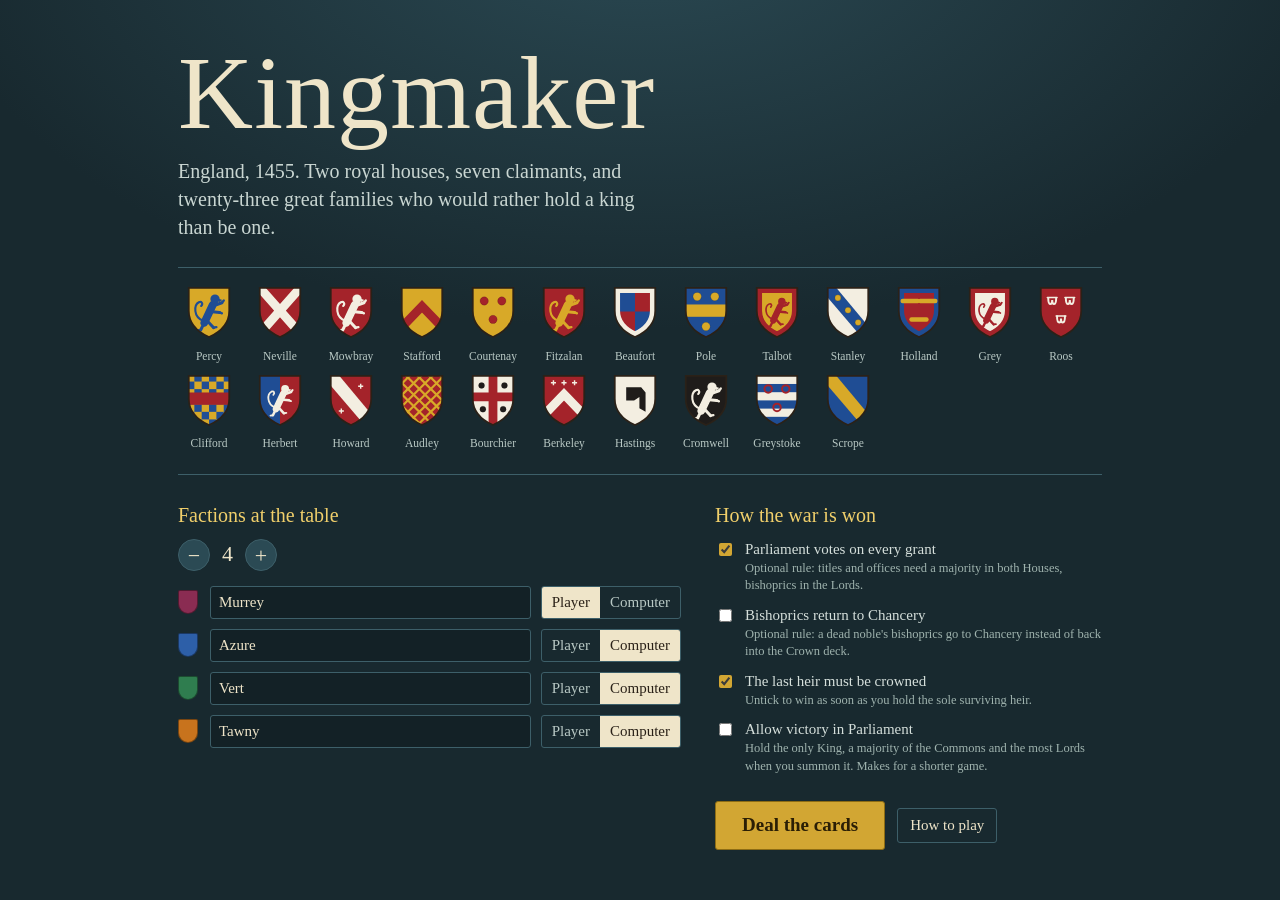
<file: index.html>
<!DOCTYPE html>
<html lang="en"><head><meta charset="utf-8"><title>Kingmaker</title>
<meta http-equiv="refresh" content="0; url=app/index.html"></head>
<body><p><a href="app/index.html">Open Kingmaker</a></p></body></html>
</file>
<file: app/css/style.css>
/* Kingmaker — a woad-dyed table, a vellum map, heraldic tinctures for everything that matters. */
:root {
  --woad: #18292f; --woad-2: #203840; --woad-3: #2b4a54; --line: #3d5f69;
  --vellum: #efe5c9; --vellum-2: #e2d5b0; --vellum-3: #cdbd92; --ink: #2a2118; --ink-2: #5d4f3c;
  --gilt: #d2a633; --gilt-2: #f0cf6b; --gules: #a4232a; --azure: #1f4d94; --vert: #2f6d3e;
  --serif: "Hoefler Text", "Baskerville", "Palatino Linotype", "Book Antiqua", Palatino, Georgia, serif;
}
* { box-sizing: border-box; }
html, body { height: 100%; margin: 0; }
body { font-family: var(--serif); background: var(--woad); color: var(--vellum); font-size: 15px; line-height: 1.4; overflow: hidden; -webkit-font-smoothing: antialiased; }
button { font: inherit; color: inherit; cursor: pointer; }
button:focus-visible, [tabindex]:focus-visible, input:focus-visible { outline: 2px solid var(--gilt-2); outline-offset: 2px; }
.screen { height: 100%; }
[hidden] { display: none !important; }
.sc { font-variant-caps: small-caps; letter-spacing: .06em; }
.num { font-variant-numeric: lining-nums tabular-nums; }

/* ---------- buttons ---------- */
.btn { background: var(--woad-3); border: 1px solid var(--line); border-radius: 3px; padding: 6px 12px; color: var(--vellum); }
.btn:hover:not(:disabled) { background: #35606c; }
.btn:disabled { opacity: .45; cursor: not-allowed; }
.btn.gilt { background: var(--gilt); border-color: #8d6c14; color: #2a1e05; font-weight: 600; }
.btn.gilt:hover:not(:disabled) { background: var(--gilt-2); }
.btn.gules { background: var(--gules); border-color: #5e1217; }
.btn.gules:hover:not(:disabled) { background: #bf2e36; }
.btn.small { padding: 2px 8px; font-size: 13px; }
.btn.ghost { background: transparent; }

/* ---------- setup ---------- */
#setup { overflow: auto; background: radial-gradient(1200px 700px at 50% -10%, #2b4a54 0%, var(--woad) 60%); }
.title { max-width: 980px; margin: 0 auto; padding: 44px 28px 60px; }
.title h1 { font-size: clamp(54px, 9vw, 104px); font-weight: 400; letter-spacing: .01em; line-height: .95; margin: 0; color: var(--vellum); }
.title .lede { font-size: 20px; color: #c9d6d2; max-width: 46ch; margin: 14px 0 26px; }
.roll { display: flex; flex-wrap: wrap; gap: 10px 9px; padding: 18px 0 22px; border-top: 1px solid var(--line); border-bottom: 1px solid var(--line); }
.roll figure { margin: 0; text-align: center; width: 62px; }
.roll figcaption { font-size: 11.5px; color: #b9c9c5; margin-top: 3px; }
.setupgrid { display: grid; grid-template-columns: 1.3fr 1fr; gap: 34px; margin-top: 26px; }
@media (max-width: 760px) { .setupgrid { grid-template-columns: 1fr; } }
.setupgrid h2 { font-size: 20px; font-weight: 400; margin: 0 0 10px; color: var(--gilt-2); }
.prow { display: grid; grid-template-columns: 22px 1fr auto; gap: 10px; align-items: center; padding: 5px 0; }
.prow .sw { width: 20px; height: 24px; border-radius: 2px 2px 10px 10px; border: 1.5px solid #0006; }
.prow input { background: #0003; border: 1px solid var(--line); color: var(--vellum); font: inherit; padding: 5px 8px; border-radius: 3px; width: 100%; }
.seg { display: inline-flex; border: 1px solid var(--line); border-radius: 3px; overflow: hidden; }
.seg button { background: transparent; border: 0; padding: 5px 10px; color: #b9c9c5; }
.seg button[aria-pressed="true"] { background: var(--vellum); color: var(--ink); }
.stepper { display: inline-flex; align-items: center; gap: 12px; font-size: 22px; }
.stepper button { width: 32px; height: 32px; border-radius: 50%; border: 1px solid var(--line); background: var(--woad-3); }
.opt { display: flex; gap: 10px; align-items: flex-start; margin: 10px 0; color: #d5dfdb; }
.opt input { margin-top: 4px; accent-color: var(--gilt); }
.opt small { display: block; color: #9fb3ae; }
.begin { display: flex; gap: 12px; margin-top: 26px; align-items: center; flex-wrap: wrap; }
.begin .btn.gilt { font-size: 19px; padding: 10px 26px; }

/* ---------- game shell ---------- */
#game { display: grid; grid-template-rows: auto 1fr; }
#top { display: flex; align-items: center; gap: 16px; padding: 7px 14px; background: #101d21; border-bottom: 1px solid #000; min-height: 50px; }
#top .word { font-size: 22px; letter-spacing: .02em; color: var(--vellum); margin-right: 6px; }
.who { display: flex; align-items: center; gap: 8px; font-size: 16px; }
.who .pen { width: 14px; height: 18px; border-radius: 2px 2px 8px 8px; border: 1px solid #0008; }
.steps { display: flex; align-items: center; gap: 0; list-style: none; margin: 0; padding: 0; }
.steps li { padding: 3px 12px; color: #7f9792; border-bottom: 2px solid transparent; font-size: 14.5px; }
.steps li.on { color: var(--gilt-2); border-color: var(--gilt); }
.steps li.done { color: #a9bdb8; }
.steps li + li::before { content: ""; }
#top .grow { flex: 1; }
.chips { display: flex; gap: 5px; }
.pchip { display: flex; align-items: center; gap: 5px; padding: 2px 8px 2px 4px; border-radius: 12px; background: #ffffff10; font-size: 13px; border: 1px solid transparent; }
.pchip.cur { border-color: var(--gilt); background: #ffffff1c; }
.pchip i { width: 10px; height: 10px; border-radius: 50%; display: inline-block; border: 1px solid #0007; }
.pchip .rose { margin: -3px -2px -3px 0; }
#stage { display: grid; grid-template-columns: 1fr 430px; min-height: 0; }
@media (max-width: 1100px) { #stage { grid-template-columns: 1fr 360px; } }
#mapwrap { position: relative; min-width: 0; min-height: 0; background: #a9c6c9; overflow: hidden; }
#map, #map svg { width: 100%; height: 100%; display: block; }
#map svg { cursor: grab; user-select: none; touch-action: none; }
#map svg.dragging { cursor: grabbing; }
#mapctl { position: absolute; right: 12px; top: 12px; display: flex; flex-direction: column; gap: 4px; }
#mapctl button { width: 30px; height: 30px; background: #101d21dd; border: 1px solid #000; border-radius: 3px; color: var(--vellum); font-size: 17px; line-height: 1; }
#legend { position: absolute; left: 12px; top: 12px; background: #101d21d9; border-radius: 3px; padding: 7px 10px; font-size: 12.5px; color: #cfdad6; display: grid; grid-template-columns: auto auto; gap: 2px 14px; pointer-events: none; }
#legend span { display: flex; align-items: center; gap: 6px; white-space: nowrap; }
#legend svg { flex: none; }
#banner { position: absolute; left: 50%; top: 14px; transform: translateX(-50%); max-width: min(560px, 80%); background: var(--vellum); color: var(--ink); border: 1px solid var(--ink); border-radius: 3px; padding: 10px 16px; box-shadow: 0 6px 24px #0007; text-align: center; z-index: 5; }
#banner h3 { margin: 0 0 2px; font-size: 18px; font-weight: 600; }
#banner p { margin: 2px 0 0; font-size: 14px; color: var(--ink-2); }
#banner .by { font-size: 12.5px; color: var(--ink-2); }

/* ---------- map drawing ---------- */
#board .far path { fill: #c9c7ae; stroke: #8e8b74; stroke-width: .8; }
#board .wash { fill: none; stroke: #d6e6e4; stroke-width: 9; stroke-linejoin: round; opacity: .75; }
#board .area { fill: var(--vellum); stroke: #8d7a55; stroke-width: .9; stroke-opacity: .7; cursor: pointer; }
#board .area.r-wales { fill: #e9dcb4; }
#board .area.r-cornwall { fill: #efe2c0; }
#board .area.forest { fill: #c9d3a2; }
#board .area:hover { fill: #f8f0d8; }
#board .area.forest:hover { fill: #d5dfae; }
#board .woods, #board .grain, #board .coast, #board #lRoads, #board #lLabels text { pointer-events: none; }
#board .coast { fill: none; stroke: var(--ink); stroke-width: 1.5; stroke-linejoin: round; }
#board .road { fill: none; stroke: #8a4b24; stroke-width: 2.6; stroke-dasharray: 7 3.5; stroke-linecap: round; opacity: .85; }
#board .boxarea { fill: #efe5c9aa; stroke: var(--ink); stroke-width: 1.2; stroke-dasharray: 4 3; }
#board text { font-family: var(--serif); }
#board .sea { font-style: italic; font-size: 21px; fill: #3d6875; text-anchor: middle; letter-spacing: .08em; }
#board .realm { fill: #77745f; text-anchor: middle; letter-spacing: .32em; }
#board .landname { fill: #8d7a55; text-anchor: middle; letter-spacing: .4em; opacity: .7; }
#board .areaname { font-style: italic; font-size: 11px; fill: #6d5d40; text-anchor: middle; opacity: .85; }
#board .pname { font-size: 12px; text-anchor: middle; fill: var(--ink); paint-order: stroke; stroke: #f3ecd6; stroke-width: 2.6px; stroke-linejoin: round; pointer-events: none; }
#board .t-city .pname { font-size: 19px; font-variant-caps: small-caps; letter-spacing: .08em; font-weight: 600; }
#board .t-town .pname { font-size: 14.5px; }
#board .t-castle .pname, #board .t-royal .pname { font-style: italic; font-size: 11.5px; }
#board.far-out .t-castle .pname, #board.far-out .t-royal .pname, #board.far-out .areaname { opacity: 0; }
#board.far-out .t-open .pname { opacity: .0; }
#board .place { cursor: pointer; }
#board .place .own { fill: none; stroke-width: 3.4; }
#board .place.mine .own { stroke-dasharray: none; }
#board .place:hover .sym { filter: brightness(1.15); }
/* highlights */
#board .hl { pointer-events: none; }
#board .hl.land { fill: #e9bf3c; fill-opacity: .34; stroke: #9a7410; stroke-width: 1.2; }
#board .hl.road { fill: #c96a2c; fill-opacity: .3; stroke: #8a3d0e; stroke-width: 1.6; stroke-dasharray: 5 3; }
#board .hl.sel { fill: none; stroke: #fff; stroke-width: 2.4; }
#board .hl.port { fill: #2e7fa3; fill-opacity: .25; stroke: #175b78; stroke-width: 2.2; animation: pulse 1.6s ease-in-out infinite; }
#board .hl.port.full { stroke-dasharray: 3 3; fill-opacity: .08; animation: none; }
#board .hl.pick { fill: #e9bf3c; fill-opacity: .35; stroke: #9a7410; stroke-width: 2.4; animation: pulse 1.6s ease-in-out infinite; }
#board .hl.atk circle { fill: var(--gules); stroke: #fff; stroke-width: 1.5; }
#board .hl.atk path { stroke: #fff; stroke-width: 2.4; stroke-linecap: round; }
@keyframes pulse { 50% { stroke-opacity: .35; } }
/* pieces */
#board .tok { cursor: pointer; }
#board .tok .base { stroke: #fff; stroke-width: 1.6; }
#board .tok .wallring { fill: none; stroke: var(--ink); stroke-width: 3.2; stroke-dasharray: 3.6 2.4; }
#board .tok .readyring { fill: none; stroke: var(--gilt-2); stroke-width: 2.4; opacity: .95; animation: pulse 1.8s ease-in-out infinite; }
#board .tok .pill { fill: #171310; stroke: #fff; stroke-width: .8; }
#board .tok .str { fill: #fff; font-size: 8.6px; text-anchor: middle; font-weight: 700; font-variant-numeric: lining-nums; font-family: Georgia, serif; }
#board .tok .cnt { fill: #fff; stroke: #171310; stroke-width: 1; }
#board .tok .cntt { font-size: 8px; text-anchor: middle; fill: #171310; font-weight: 700; font-family: Georgia, serif; }
#board .tok .heirbase { fill: #171310; stroke: var(--gilt-2); stroke-width: 1.6; }
#board .tok .loosebase { fill: #f3eee1; stroke: #171310; stroke-width: 1.4; stroke-dasharray: 2.5 2; }
#board .tok:hover .base { stroke: var(--gilt-2); }
#board .shiptok { cursor: pointer; }
#board .shiptok.used { opacity: .55; }
#board .ping { fill: none; stroke: #fff; stroke-width: 3; animation: ping 1.4s ease-out forwards; pointer-events: none; }
@keyframes ping { from { r: 8px; opacity: 1; } to { r: 46px; opacity: 0; } }
#board .trail { fill: none; stroke: #fff; stroke-width: 4; stroke-linecap: round; stroke-dasharray: 2 9; animation: trail 2.5s linear forwards; pointer-events: none; }
@keyframes trail { from { stroke-dashoffset: 60; opacity: 1; } 80% { opacity: 1; } to { stroke-dashoffset: 0; opacity: 0; } }
@media (prefers-reduced-motion: reduce) { #board .hl, #board .tok .readyring, #board .ping, #board .trail { animation: none; } }

/* ---------- tray (what the selected force can do) ---------- */
#tray { position: absolute; left: 12px; bottom: 12px; right: 12px; display: flex; pointer-events: none; }
.traybox { pointer-events: auto; background: #101d21ee; border: 1px solid #000; border-radius: 4px; padding: 10px 12px; max-width: 760px; box-shadow: 0 6px 22px #0006; }
.traybox h4 { margin: 0 0 6px; font-size: 16px; font-weight: 400; color: var(--gilt-2); }
.traybox p { margin: 4px 0; font-size: 14px; color: #cfdad6; }
.force { display: flex; flex-wrap: wrap; gap: 6px; margin: 6px 0; }
.fn { display: flex; align-items: center; gap: 6px; background: var(--vellum); color: var(--ink); border: 1.5px solid var(--ink); border-radius: 3px; padding: 3px 8px 3px 4px; font-size: 14px; }
.fn[aria-pressed="false"] { opacity: .45; background: #b9ad8c; }
.fn b { font-family: Georgia, serif; font-variant-numeric: lining-nums; }
.acts { display: flex; flex-wrap: wrap; gap: 6px; margin-top: 8px; align-items: center; }
.key { display: inline-flex; align-items: center; gap: 5px; margin-right: 12px; font-size: 13px; color: #cfdad6; }
.key i { width: 14px; height: 10px; display: inline-block; border: 1px solid; }
.key .k-land { background: #e9bf3c88; border-color: #e9bf3c; } .key .k-road { background: #c96a2c88; border-color: #c96a2c; border-style: dashed; } .key .k-sea { background: #2e7fa366; border-color: #6fb6d3; border-radius: 50%; width: 11px; height: 11px; }
.atkrow { display: grid; grid-template-columns: 1fr auto; gap: 10px; align-items: center; padding: 5px 0; border-top: 1px solid #ffffff18; font-size: 14px; }
.atkrow:first-of-type { border-top: 0; }
.bar { display: flex; height: 7px; border-radius: 4px; overflow: hidden; background: #0006; margin-top: 3px; min-width: 150px; }
.bar i { display: block; } .bar .w { background: #5fae6b; } .bar .s { background: #8c8f86; } .bar .x { background: #4a7fa6; }

/* ---------- side roll ---------- */
#side { display: grid; grid-template-rows: auto 1fr; min-height: 0; background: var(--woad-2); border-left: 1px solid #000; }
#tabs { display: flex; background: #101d21; }
#tabs button { flex: 1; background: transparent; border: 0; border-bottom: 2px solid transparent; padding: 9px 4px 7px; color: #9fb3ae; font-size: 15.5px; }
#tabs button[aria-selected="true"] { color: var(--vellum); border-color: var(--gilt); background: var(--woad-2); }
#panel { overflow-y: auto; padding: 12px 12px 30px; min-height: 0; }
#panel h3 { font-size: 16px; font-weight: 400; color: var(--gilt-2); margin: 18px 0 6px; display: flex; align-items: baseline; gap: 8px; }
#panel h3:first-child { margin-top: 2px; }
#panel h3 small { color: #9fb3ae; font-size: 13px; }
.fhead { display: grid; grid-template-columns: auto 1fr auto; gap: 10px; align-items: center; padding-bottom: 10px; border-bottom: 1px solid var(--line); }
.fhead .pen { width: 26px; height: 32px; border-radius: 3px 3px 13px 13px; border: 2px solid #0008; }
.fhead .nm { font-size: 20px; line-height: 1.1; }
.fhead .sub { font-size: 13px; color: #b3c4bf; }
.fhead .big { font-size: 26px; font-family: Georgia, serif; font-variant-numeric: lining-nums; text-align: right; line-height: 1; }
.fhead .big small { display: block; font-size: 11.5px; color: #b3c4bf; font-family: var(--serif); }
.hint { background: #0003; border-left: 3px solid var(--gilt); padding: 7px 10px; font-size: 13.5px; color: #d5dfdb; margin: 10px 0; border-radius: 0 3px 3px 0; }
.army { border: 1px solid var(--line); border-radius: 4px; margin: 8px 0; background: #0002; }
.army.sel { border-color: var(--gilt); box-shadow: 0 0 0 1px var(--gilt); }
.army > header { display: grid; grid-template-columns: 1fr auto; gap: 8px; align-items: center; padding: 6px 9px; cursor: pointer; background: #00000026; border-radius: 4px 4px 0 0; }
.army > header:hover { background: #0000003d; }
.army .where { font-size: 15.5px; }
.army .where small { color: #a9bdb8; font-size: 12.5px; margin-left: 4px; }
.army .tot { font-family: Georgia, serif; font-size: 18px; font-variant-numeric: lining-nums; }
.tag { font-size: 11.5px; padding: 0 6px; border-radius: 8px; border: 1px solid #ffffff38; color: #cfdad6; margin-left: 5px; white-space: nowrap; }
.tag.go { border-color: var(--gilt); color: var(--gilt-2); }
.tag.walls { border-color: #9fb3ae; }
.noble { display: grid; grid-template-columns: 34px 1fr auto; gap: 9px; padding: 7px 9px; border-top: 1px solid #ffffff14; align-items: start; }
.noble.eligible { background: #d2a63322; box-shadow: inset 3px 0 0 var(--gilt); }
.noble .nm { font-size: 16px; line-height: 1.15; }
.noble .ttl { font-size: 13px; color: #c7d4d0; }
.noble .ttl.none { color: #8fa39e; font-style: italic; }
.noble .st { font-family: Georgia, serif; font-size: 19px; font-variant-numeric: lining-nums; text-align: right; line-height: 1; cursor: help; }
.noble .st small { display: block; font-size: 10.5px; color: #a9bdb8; font-family: var(--serif); }
.assets { display: flex; flex-wrap: wrap; gap: 4px; margin-top: 5px; }
.chip { display: inline-flex; align-items: center; gap: 4px; font-size: 12.5px; padding: 1px 7px 1px 5px; border-radius: 3px; border: 1px solid; background: var(--vellum); color: var(--ink); border-color: var(--ink); line-height: 1.5; }
.chip .ico { flex: none; align-self: flex-start; margin-top: 4px; }
.chip small { color: var(--ink-2); }
.chip.fixed { background: #cfc4a4; color: #3d3325; cursor: default; }
.chip.move { cursor: pointer; border-style: dashed; border-width: 1.5px; }
.chip.move:hover, .chip.move.on { background: var(--gilt-2); }
.chip b { font-family: Georgia, serif; font-variant-numeric: lining-nums; font-weight: 700; }
.breakdown { grid-column: 1 / -1; font-size: 12.5px; color: #cfdad6; background: #0003; border-radius: 3px; padding: 5px 8px; }
.breakdown div { display: flex; justify-content: space-between; gap: 10px; }
.breakdown .off { color: #7f9792; text-decoration: line-through; }
.heirrow { display: flex; align-items: center; gap: 8px; padding: 5px 9px; border-top: 1px solid #ffffff14; font-size: 14.5px; }
.heirrow .grow { flex: 1; }
.heirrow small { color: #a9bdb8; display: block; font-size: 12px; }
.hand { display: grid; grid-template-columns: repeat(auto-fill, minmax(118px, 1fr)); gap: 7px; }
.card { background: var(--vellum); color: var(--ink); border: 1.5px solid var(--ink); border-radius: 4px; padding: 6px 7px 7px; text-align: left; min-height: 96px; display: flex; flex-direction: column; gap: 2px; position: relative; }
.card:hover { background: #fbf4dc; }
.card.on { box-shadow: 0 0 0 3px var(--gilt); }
.card.new { animation: newcard 1.2s ease-out; }
@keyframes newcard { from { transform: translateY(-14px); box-shadow: 0 0 0 4px var(--gilt-2); } }
.card .kind { font-size: 11.5px; color: var(--ink-2); display: flex; align-items: center; gap: 4px; }
.card .cn { font-size: 14.5px; line-height: 1.12; font-weight: 600; }
.card .cv { margin-top: auto; font-size: 12px; color: var(--ink-2); }
.card .cv b { font-family: Georgia, serif; font-size: 15px; color: var(--ink); font-variant-numeric: lining-nums; }
.card .shield { position: absolute; right: 5px; top: 5px; }
.card.k-noble { background: #f6efda; } .card.k-office { border-top: 5px solid var(--azure); } .card.k-title { border-top: 5px solid var(--gilt); } .card.k-bishop { border-top: 5px solid #6d4aa6; } .card.k-merc { border-top: 5px solid var(--gules); } .card.k-town { border-top: 5px solid #b5482f; } .card.k-ship { border-top: 5px solid #24566b; } .card.k-event { border-top: 5px solid var(--ink); min-height: 60px; }
.shiprow, .plrow { display: flex; align-items: center; gap: 8px; padding: 4px 2px; font-size: 14px; border-top: 1px solid #ffffff14; }
.shiprow .grow, .plrow .grow { flex: 1; }
.shiprow small, .plrow small { color: #a9bdb8; }
table.realm { width: 100%; border-collapse: collapse; font-size: 14px; }
table.realm th { text-align: left; font-weight: 400; color: #9fb3ae; font-size: 12.5px; padding: 2px 4px; border-bottom: 1px solid var(--line); }
table.realm td { padding: 5px 4px; border-bottom: 1px solid #ffffff14; vertical-align: middle; }
table.realm td.n { text-align: right; font-family: Georgia, serif; font-variant-numeric: lining-nums; }
table.realm i.dot { width: 10px; height: 10px; border-radius: 50%; display: inline-block; border: 1px solid #0007; margin-right: 6px; }
.dead { opacity: .45; text-decoration: line-through; }
.log { font-size: 13.8px; }
.log .turn { color: var(--gilt-2); margin: 12px 0 3px; font-size: 13px; display: flex; align-items: center; gap: 6px; }
.log .turn i { width: 9px; height: 9px; border-radius: 50%; display: inline-block; }
.log p { margin: 2px 0 2px 15px; color: #d5dfdb; }
.log p.death { color: #f0a9a9; } .log p.event { color: var(--vellum); font-weight: 600; margin-left: 0; } .log p.battle { color: #f3d9a0; } .log p.crown, .log p.victory { color: var(--gilt-2); font-weight: 600; } .log p.heir { color: #f1c7cf; } .log p.parliament { color: #c5d5f0; }

/* ---------- popover, modal, curtain ---------- */
#pop { position: fixed; z-index: 30; background: var(--vellum); color: var(--ink); border: 1.5px solid var(--ink); border-radius: 4px; box-shadow: 0 10px 30px #0008; padding: 10px 12px; max-width: 330px; font-size: 14px; }
#pop h4 { margin: 0 0 4px; font-size: 16.5px; }
#pop .row { display: flex; gap: 8px; align-items: center; padding: 3px 0; border-top: 1px solid #2a211822; }
#pop .row .grow { flex: 1; }
#pop small { color: var(--ink-2); }
#pop .menu { display: grid; gap: 5px; margin-top: 6px; }
#pop .menu button { background: var(--ink); color: var(--vellum); border: 0; border-radius: 3px; padding: 6px 10px; text-align: left; }
#pop .menu button:hover { background: #4a3b2a; }
#pop .menu button.alt { background: transparent; color: var(--ink); border: 1px solid var(--ink); }
#pop i.dot { width: 10px; height: 10px; border-radius: 50%; display: inline-block; border: 1px solid #0007; }
#modal { position: fixed; inset: 0; background: #0b1417c9; z-index: 40; display: grid; place-items: center; padding: 20px; }
#modalbox { background: var(--vellum); color: var(--ink); border: 2px solid var(--ink); border-radius: 5px; max-width: 660px; width: 100%; max-height: 90vh; overflow: auto; padding: 22px 26px; box-shadow: 0 20px 60px #000a; }
#modalbox.wide { max-width: 860px; }
#modalbox h2 { margin: 0 0 6px; font-size: 27px; font-weight: 400; line-height: 1.1; }
#modalbox h3 { margin: 16px 0 4px; font-size: 17px; }
#modalbox p { margin: 6px 0; max-width: 68ch; }
#modalbox .btn { background: var(--ink); color: var(--vellum); border-color: var(--ink); }
#modalbox .btn:hover:not(:disabled) { background: #4a3b2a; }
#modalbox .btn.gilt { background: var(--gilt); color: #2a1e05; border-color: #8d6c14; }
#modalbox .btn.gilt:hover:not(:disabled) { background: var(--gilt-2); }
#modalbox .btn.gules:hover:not(:disabled) { background: #bf2e36; }
#modalbox .btn.ghost:hover:not(:disabled) { background: #2a211818; }
#modalbox .btn.gules { background: var(--gules); border-color: #5e1217; }
#modalbox .btn.ghost { background: transparent; color: var(--ink); }
.mfoot { display: flex; gap: 8px; justify-content: flex-end; margin-top: 18px; flex-wrap: wrap; }
.evcard { border: 1.5px solid var(--ink); border-radius: 4px; padding: 12px 14px; background: #f8f1da; margin: 10px 0; }
.evcard .fate { display: flex; gap: 14px; align-items: baseline; flex-wrap: wrap; }
.evcard .fate b { font-size: 30px; font-family: Georgia, serif; font-variant-numeric: lining-nums; }
.sides { display: grid; grid-template-columns: 1fr auto 1fr; gap: 14px; align-items: start; margin: 12px 0; }
.side-col h4 { margin: 0 0 4px; font-size: 15px; display: flex; align-items: center; gap: 6px; }
.side-col .tot { font-family: Georgia, serif; font-size: 34px; font-variant-numeric: lining-nums; line-height: 1; }
.side-col ul { list-style: none; margin: 6px 0 0; padding: 0; font-size: 14px; }
.side-col li { display: flex; align-items: center; gap: 6px; padding: 2px 0; }
.side-col li.slain { text-decoration: line-through; color: var(--gules); }
.vs { align-self: center; font-style: italic; color: var(--ink-2); }
.effects { margin: 8px 0 0; padding: 0; list-style: none; }
.effects li { padding: 3px 0 3px 14px; position: relative; }
.effects li::before { content: ""; position: absolute; left: 2px; top: .72em; width: 5px; height: 5px; background: var(--gules); transform: rotate(45deg); }
.prisoner { display: flex; align-items: center; gap: 10px; padding: 6px 0; border-top: 1px solid #2a211822; }
.prisoner .grow { flex: 1; }
table.votes { width: 100%; border-collapse: collapse; font-size: 14px; margin: 8px 0; }
table.votes th, table.votes td { padding: 4px 6px; border-bottom: 1px solid #2a211822; text-align: left; }
table.votes td.n, table.votes th.n { text-align: right; font-family: Georgia, serif; font-variant-numeric: lining-nums; }
.bill { display: grid; grid-template-columns: 1fr auto auto; gap: 8px; align-items: center; padding: 7px 0; border-top: 1px solid #2a211822; }
.bill select { font: inherit; padding: 4px; max-width: 240px; background: #fff8; border: 1px solid var(--ink); border-radius: 3px; }
.bill .res { font-size: 13px; }
.bill .res.pass { color: var(--vert); font-weight: 600; } .bill .res.fail { color: var(--gules); font-weight: 600; }
.rules h3 { border-top: 1px solid #2a211833; padding-top: 12px; }
.rules ul { margin: 4px 0; padding-left: 20px; }
.rules li { margin: 3px 0; max-width: 70ch; }
#curtain { position: fixed; inset: 0; z-index: 50; background: var(--woad); display: grid; place-items: center; text-align: center; }
#curtain h2 { font-size: 44px; font-weight: 400; margin: 14px 0 6px; }
#curtain p { color: #b9c9c5; margin: 0 0 22px; }
.ico { vertical-align: -2px; }
i.dot { width: 10px; height: 10px; border-radius: 50%; display: inline-block; border: 1px solid #0007; margin-right: 4px; }
.chip.fixed small { color: #4d4130; }

#board .seasq { fill: transparent; stroke: #7fa3ab; stroke-width: .9; stroke-dasharray: 3 4; }
#board .border { fill: none; stroke: #a4232a; stroke-width: 2.4; opacity: .75; pointer-events: none; }
#board .hl.sea { fill: #2e7fa3; fill-opacity: .22; stroke: #175b78; stroke-width: 1.6; }
#board .shiptok.atsea { filter: drop-shadow(0 1px 1px #0008); }
.bar .l { background: #b54848; }
</file>
